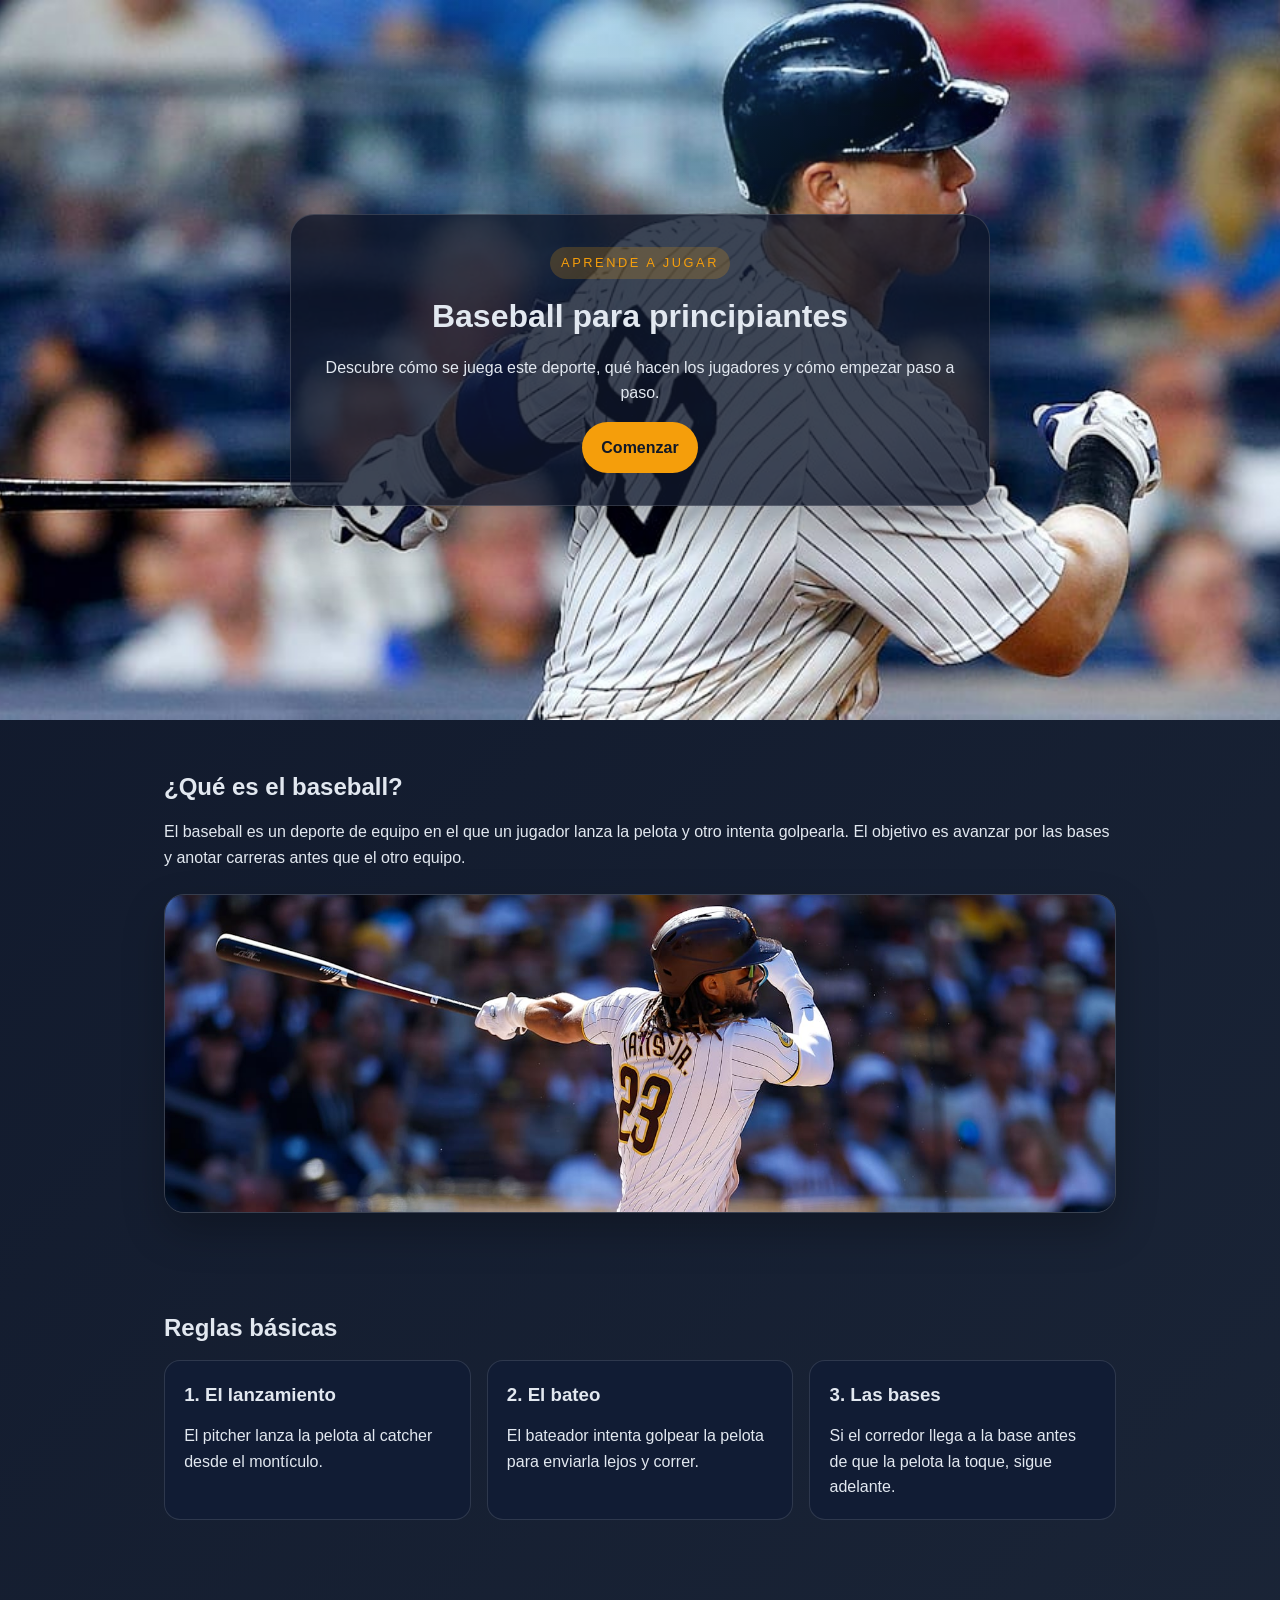
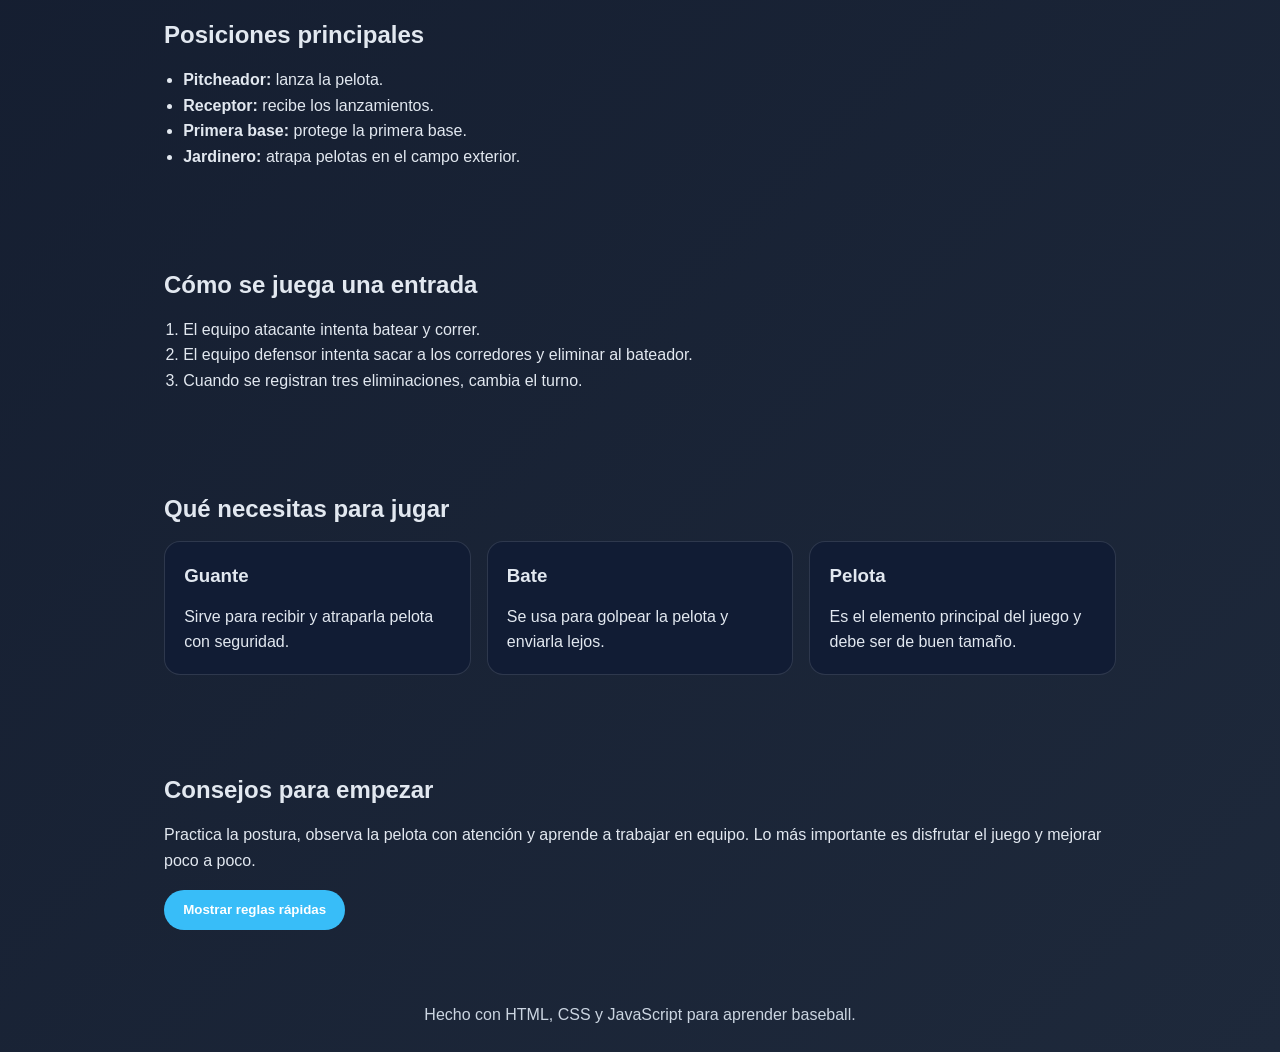
<file: index.html>
<!DOCTYPE html>
<html lang="es">
  <head>
    <meta charset="UTF-8" />
    <meta name="viewport" content="width=device-width, initial-scale=1.0" />
    <title>Baseball para principiantes</title>
    <link rel="stylesheet" href="styles.css" />
  </head>
  <body>
    <header class="hero">
      <div class="hero-content">
        <p class="eyebrow">Aprende a jugar</p>
        <h1>Baseball para principiantes</h1>
        <p>
          Descubre cómo se juega este deporte, qué hacen los jugadores y cómo empezar paso a paso.
        </p>
        <a class="btn" href="#reglas">Comenzar</a>
      </div>
    </header>

    <main>
      <section class="section" id="intro">
        <h2>¿Qué es el baseball?</h2>
        <p>
          El baseball es un deporte de equipo en el que un jugador lanza la pelota y otro intenta golpearla.
          El objetivo es avanzar por las bases y anotar carreras antes que el otro equipo.
        </p>
        <div class="image-card">
          <img
            src="images/fernando-tatis-v2.jpg"
            alt="Fernando Tatís Jr."
          />
        </div>
      </section>

      <section class="section" id="reglas">
        <h2>Reglas básicas</h2>
        <div class="cards">
          <article class="card">
            <h3>1. El lanzamiento</h3>
            <p>El pitcher lanza la pelota al catcher desde el montículo.</p>
          </article>
          <article class="card">
            <h3>2. El bateo</h3>
            <p>El bateador intenta golpear la pelota para enviarla lejos y correr.</p>
          </article>
          <article class="card">
            <h3>3. Las bases</h3>
            <p>Si el corredor llega a la base antes de que la pelota la toque, sigue adelante.</p>
          </article>
        </div>
      </section>

      <section class="section">
        <h2>Posiciones principales</h2>
        <ul class="list">
          <li><strong>Pitcheador:</strong> lanza la pelota.</li>
          <li><strong>Receptor:</strong> recibe los lanzamientos.</li>
          <li><strong>Primera base:</strong> protege la primera base.</li>
          <li><strong>Jardinero:</strong> atrapa pelotas en el campo exterior.</li>
        </ul>
      </section>

      <section class="section">
        <h2>Cómo se juega una entrada</h2>
        <ol class="list">
          <li>El equipo atacante intenta batear y correr.</li>
          <li>El equipo defensor intenta sacar a los corredores y eliminar al bateador.</li>
          <li>Cuando se registran tres eliminaciones, cambia el turno.</li>
        </ol>
      </section>

      <section class="section">
        <h2>Qué necesitas para jugar</h2>
        <div class="cards">
          <article class="card">
            <h3>Guante</h3>
            <p>Sirve para recibir y atraparla pelota con seguridad.</p>
          </article>
          <article class="card">
            <h3>Bate</h3>
            <p>Se usa para golpear la pelota y enviarla lejos.</p>
          </article>
          <article class="card">
            <h3>Pelota</h3>
            <p>Es el elemento principal del juego y debe ser de buen tamaño.</p>
          </article>
        </div>
      </section>

      <section class="section">
        <h2>Consejos para empezar</h2>
        <p>
          Practica la postura, observa la pelota con atención y aprende a trabajar en equipo.
          Lo más importante es disfrutar el juego y mejorar poco a poco.
        </p>
        <button id="toggleBtn" class="btn secondary">Mostrar reglas rápidas</button>
        <div id="tipsPanel" class="hidden">
          <p>Regla rápida: tres outs cambian el turno y un corredor que llega a home anota una carrera.</p>
        </div>
      </section>
    </main>

    <footer>
      <p>Hecho con HTML, CSS y JavaScript para aprender baseball.</p>
    </footer>

    <script>
      document.addEventListener('DOMContentLoaded', () => {
        const toggleBtn = document.getElementById('toggleBtn');
        const tipsPanel = document.getElementById('tipsPanel');

        if (toggleBtn && tipsPanel) {
          toggleBtn.addEventListener('click', () => {
            const isHidden = tipsPanel.classList.toggle('hidden');
            toggleBtn.textContent = isHidden ? 'Mostrar reglas rápidas' : 'Ocultar reglas rápidas';
          });
        }
      });
    </script>
  </body>
</html>
</file>
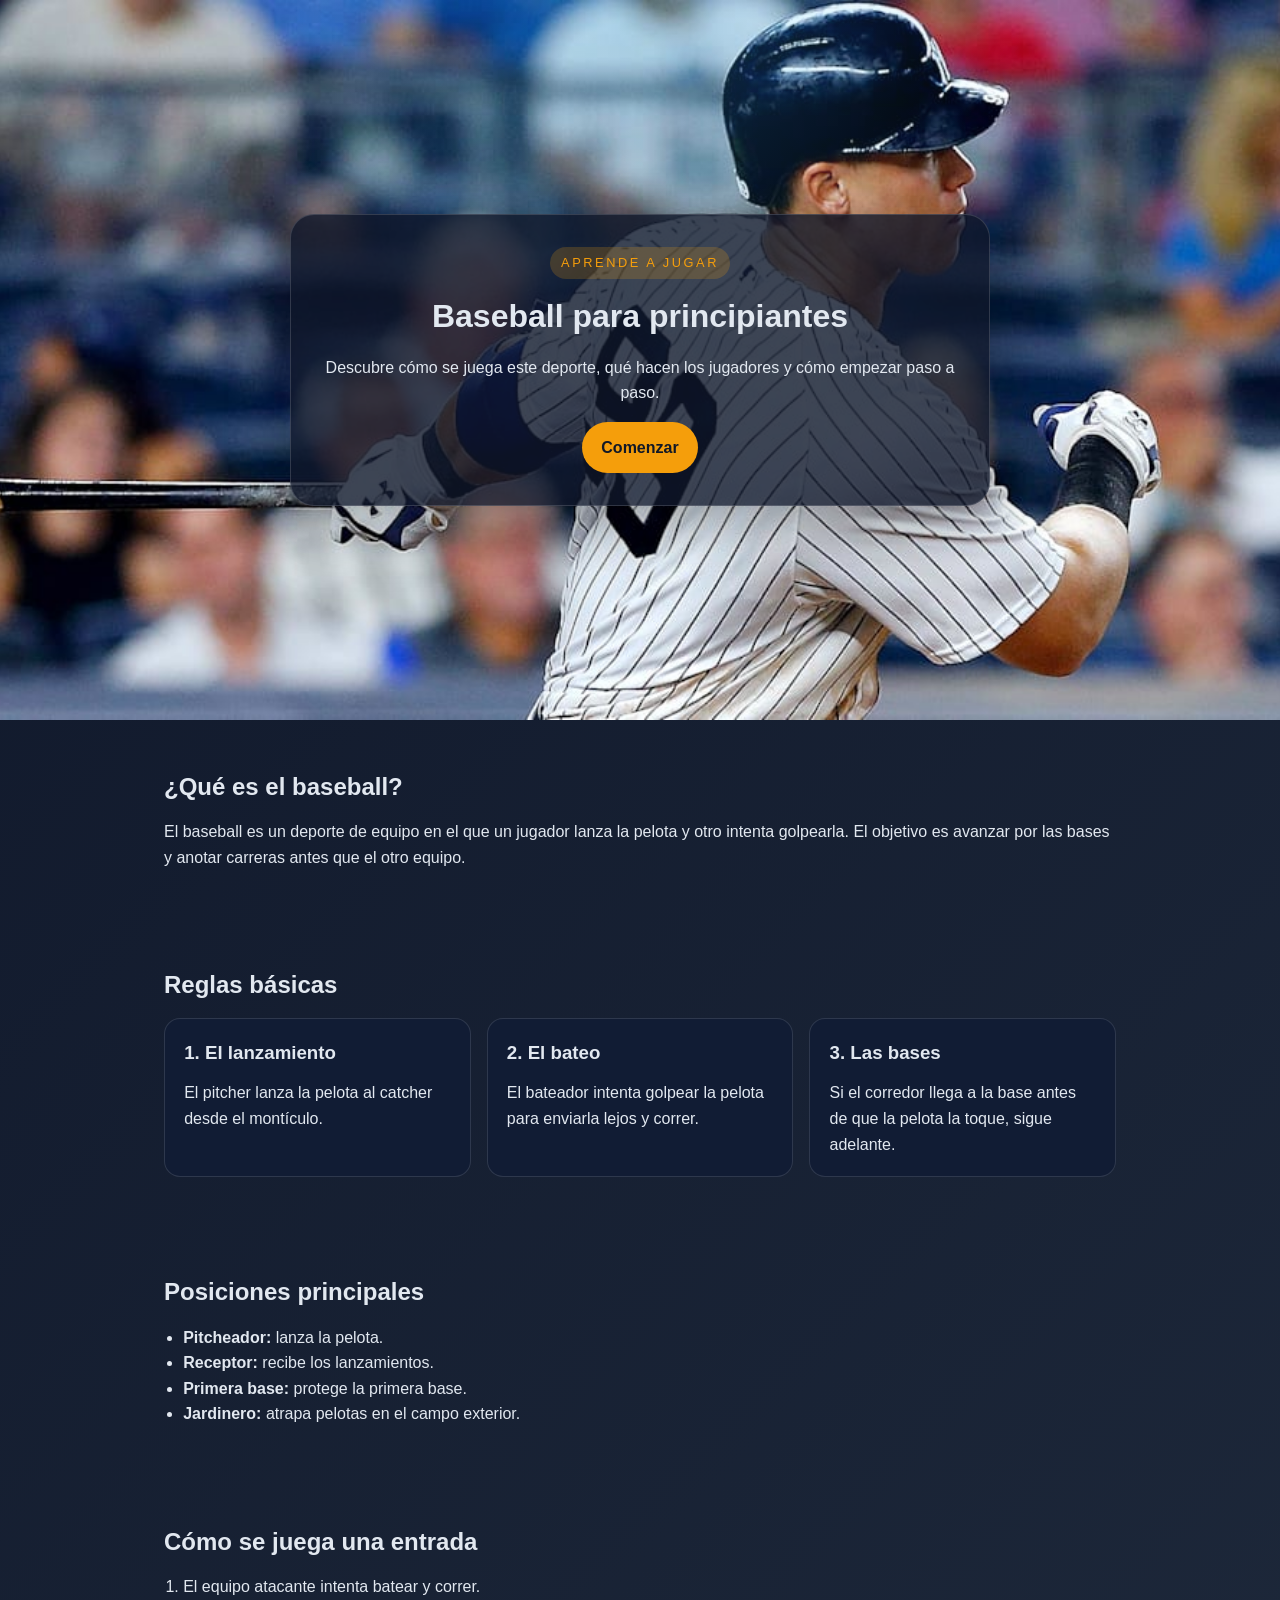
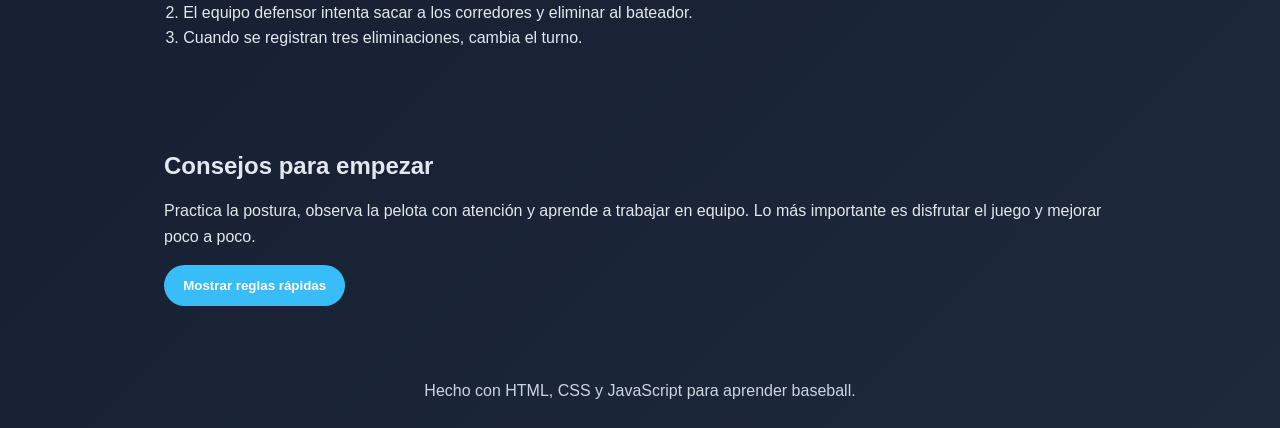
<file: index (3).html>
<!DOCTYPE html>
<html lang="es">
  <head>
    <meta charset="UTF-8" />
    <meta name="viewport" content="width=device-width, initial-scale=1.0" />
    <title>Baseball para principiantes</title>
    <link rel="stylesheet" href="styles.css" />
  </head>
  <body>
    <header class="hero">
      <div class="hero-content">
        <p class="eyebrow">Aprende a jugar</p>
        <h1>Baseball para principiantes</h1>
        <p>
          Descubre cómo se juega este deporte, qué hacen los jugadores y cómo empezar paso a paso.
        </p>
        <a class="btn" href="#reglas">Comenzar</a>
      </div>
    </header>

    <main>
      <section class="section" id="intro">
        <h2>¿Qué es el baseball?</h2>
        <p>
          El baseball es un deporte de equipo en el que un jugador lanza la pelota y otro intenta golpearla.
          El objetivo es avanzar por las bases y anotar carreras antes que el otro equipo.
        </p>
      </section>

      <section class="section" id="reglas">
        <h2>Reglas básicas</h2>
        <div class="cards">
          <article class="card">
            <h3>1. El lanzamiento</h3>
            <p>El pitcher lanza la pelota al catcher desde el montículo.</p>
          </article>
          <article class="card">
            <h3>2. El bateo</h3>
            <p>El bateador intenta golpear la pelota para enviarla lejos y correr.</p>
          </article>
          <article class="card">
            <h3>3. Las bases</h3>
            <p>Si el corredor llega a la base antes de que la pelota la toque, sigue adelante.</p>
          </article>
        </div>
      </section>

      <section class="section">
        <h2>Posiciones principales</h2>
        <ul class="list">
          <li><strong>Pitcheador:</strong> lanza la pelota.</li>
          <li><strong>Receptor:</strong> recibe los lanzamientos.</li>
          <li><strong>Primera base:</strong> protege la primera base.</li>
          <li><strong>Jardinero:</strong> atrapa pelotas en el campo exterior.</li>
        </ul>
      </section>

      <section class="section">
        <h2>Cómo se juega una entrada</h2>
        <ol class="list">
          <li>El equipo atacante intenta batear y correr.</li>
          <li>El equipo defensor intenta sacar a los corredores y eliminar al bateador.</li>
          <li>Cuando se registran tres eliminaciones, cambia el turno.</li>
        </ol>
      </section>

      <section class="section">
        <h2>Consejos para empezar</h2>
        <p>
          Practica la postura, observa la pelota con atención y aprende a trabajar en equipo.
          Lo más importante es disfrutar el juego y mejorar poco a poco.
        </p>
        <button id="toggleBtn" class="btn secondary">Mostrar reglas rápidas</button>
        <div id="tipsPanel" class="hidden">
          <p>Regla rápida: tres outs cambian el turno y un corredor que llega a home anota una carrera.</p>
        </div>
      </section>
    </main>

    <footer>
      <p>Hecho con HTML, CSS y JavaScript para aprender baseball.</p>
    </footer>

    <script src="script.js"></script>
  </body>
</html>
</file>
<file: styles.css>
:root {
  color-scheme: dark;
  --bg: #0f172a;
  --panel: #111c34;
  --text: #e2e8f0;
  --accent: #f59e0b;
  --accent-2: #38bdf8;
}

* {
  box-sizing: border-box;
  margin: 0;
  padding: 0;
}

body {
  font-family: Arial, Helvetica, sans-serif;
  background: linear-gradient(135deg, var(--bg), #1e293b);
  color: var(--text);
  line-height: 1.6;
}

.hero {
  min-height: 80vh;
  display: flex;
  align-items: center;
  justify-content: center;
  padding: 2rem;
  background: radial-gradient(circle at top, rgba(56, 189, 248, 0.25), transparent 40%),
    url("./images/manny-machado.jpg") center/cover;
}

.hero-content {
  max-width: 700px;
  padding: 2rem;
  background: rgba(15, 23, 42, 0.8);
  border: 1px solid rgba(255, 255, 255, 0.15);
  border-radius: 24px;
  box-shadow: 0 20px 60px rgba(0, 0, 0, 0.35);
  text-align: center;
}

.eyebrow {
  display: inline-block;
  margin-bottom: 0.75rem;
  padding: 0.35rem 0.7rem;
  border-radius: 999px;
  background: rgba(245, 158, 11, 0.2);
  color: var(--accent);
  text-transform: uppercase;
  letter-spacing: 0.2em;
  font-size: 0.8rem;
}

h1,
h2,
h3 {
  margin-bottom: 0.8rem;
}

.btn {
  display: inline-block;
  margin-top: 1rem;
  padding: 0.8rem 1.2rem;
  background: var(--accent);
  color: #111827;
  border-radius: 999px;
  text-decoration: none;
  font-weight: bold;
  cursor: pointer;
  border: none;
}

.btn.secondary {
  background: var(--accent-2);
  color: white;
}

.section {
  max-width: 1000px;
  margin: 0 auto;
  padding: 3rem 1.5rem;
}

.cards {
  display: grid;
  gap: 1rem;
  grid-template-columns: repeat(auto-fit, minmax(220px, 1fr));
}

.card {
  background: var(--panel);
  border: 1px solid rgba(255, 255, 255, 0.12);
  border-radius: 16px;
  padding: 1.2rem;
}

.image-card {
  margin-top: 1.5rem;
  overflow: hidden;
  border-radius: 20px;
  border: 1px solid rgba(255, 255, 255, 0.15);
  box-shadow: 0 18px 40px rgba(0, 0, 0, 0.25);
}

.image-card img {
  display: block;
  width: 100%;
  height: auto;
  object-fit: cover;
}

.list {
  padding-left: 1.2rem;
}

.hidden {
  display: none;
}

footer {
  text-align: center;
  padding: 1.5rem;
  color: #cbd5e1;
}
</file>
